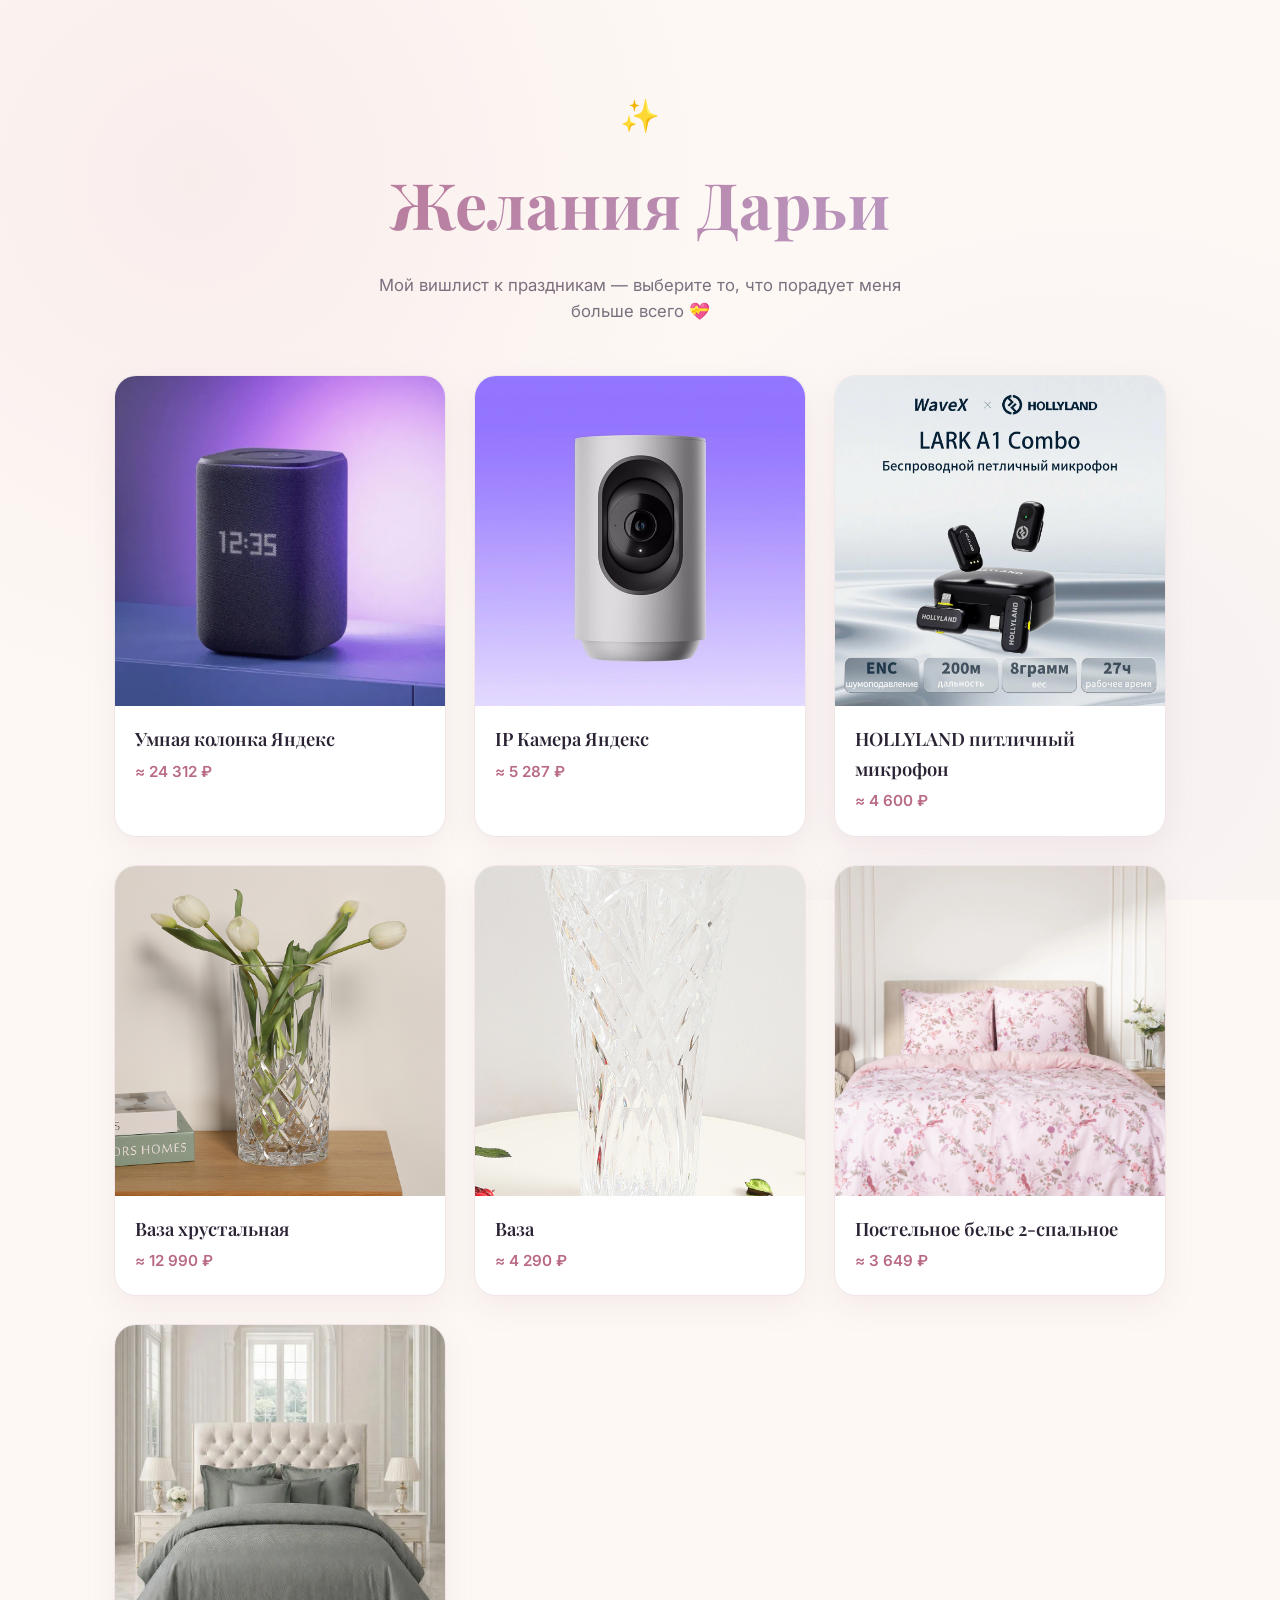
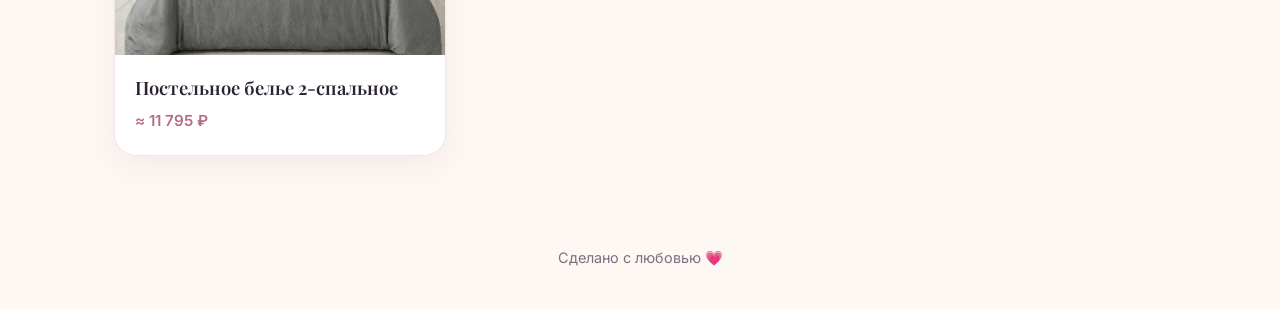
<file: index.html>
<!DOCTYPE html>
<html lang="ru">
<head>
  <meta charset="UTF-8">
  <meta name="viewport" content="width=device-width, initial-scale=1.0">
  <title>Желания Дарьи 🎁</title>
  <link rel="preconnect" href="https://fonts.googleapis.com">
  <link rel="preconnect" href="https://fonts.gstatic.com" crossorigin>
  <link href="https://fonts.googleapis.com/css2?family=Playfair+Display:wght@600;700&family=Inter:wght@400;500;600&display=swap" rel="stylesheet">
  <link rel="stylesheet" href="css/style.css">
</head>
<body>

  <header class="hero">
    <div class="hero-content">
      <span class="hero-emoji">✨</span>
      <h1>Желания Дарьи</h1>
      <p class="hero-subtitle">Мой вишлист к праздникам — выберите то, что порадует меня больше всего 💝</p>
    </div>
  </header>

  <main class="container">
    <div class="gifts-grid" id="giftsGrid">
      <!-- Карточки вставит JS -->
    </div>
  </main>

  <footer class="footer">
    <p>Сделано с любовью 💗</p>
  </footer>

  <script src="js/data.js"></script>
  <script src="js/main.js"></script>
</body>
</html>
</file>
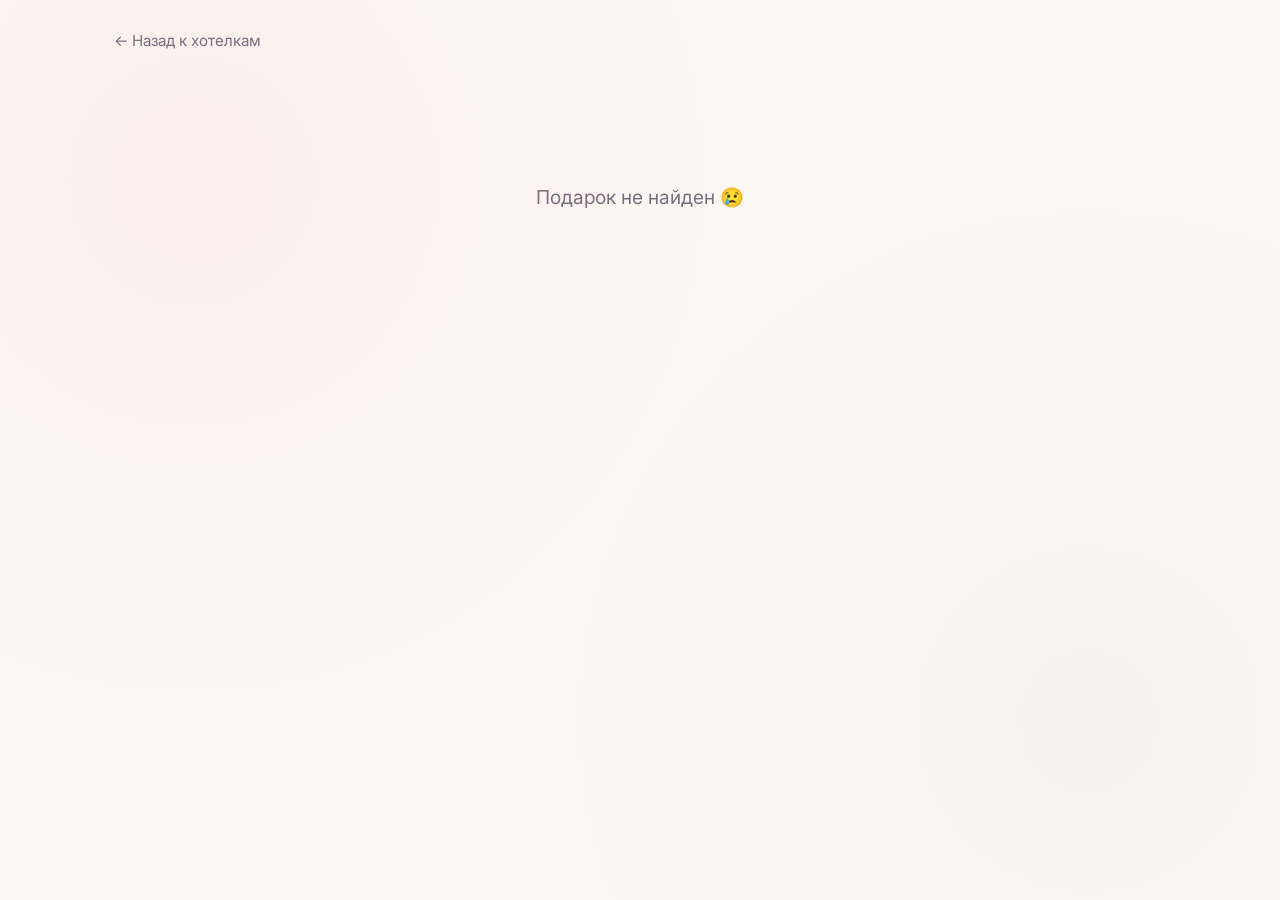
<file: product.html>
<!DOCTYPE html>
<html lang="ru">
<head>
  <meta charset="UTF-8">
  <meta name="viewport" content="width=device-width, initial-scale=1.0">
  <title>Подарок — Хотелки Дарьи</title>
  <link rel="preconnect" href="https://fonts.googleapis.com">
  <link rel="preconnect" href="https://fonts.gstatic.com" crossorigin>
  <link href="https://fonts.googleapis.com/css2?family=Playfair+Display:wght@600;700&family=Inter:wght@400;500;600&display=swap" rel="stylesheet">
  <link rel="stylesheet" href="css/style.css">
</head>
<body>

  <nav class="top-nav">
    <a href="index.html" class="back-link">← Назад к хотелкам</a>
  </nav>

  <main class="product-page container" id="productPage">
    <!-- Заполнится через JS -->
  </main>

  <script src="js/data.js"></script>
  <script src="js/product.js"></script>
</body>
</html>
</file>
<file: css/style.css>
/* css/style.css */

/* ---------- Переменные и базовые стили ---------- */
:root {
  --bg: #fdf8f4;
  --bg-card: #ffffff;
  --text-main: #2b2233;
  --text-soft: #7c6f7f;
  --accent: #d68fa6;         /* розово-пудровый */
  --accent-dark: #b96b85;
  --accent-soft: #f5e3ea;
  --lavender: #b9a7d6;
  --border: #f0e6e8;
  --shadow: 0 10px 30px rgba(180, 140, 160, 0.12);
  --shadow-hover: 0 18px 40px rgba(180, 140, 160, 0.22);
  --radius: 22px;
  --radius-sm: 14px;
}

* { box-sizing: border-box; margin: 0; padding: 0; }

body {
  font-family: 'Inter', sans-serif;
  background: var(--bg);
  color: var(--text-main);
  line-height: 1.6;
  min-height: 100vh;
  background-image:
    radial-gradient(circle at 15% 20%, rgba(214, 143, 166, 0.10), transparent 40%),
    radial-gradient(circle at 85% 80%, rgba(185, 167, 214, 0.10), transparent 40%);
  background-attachment: fixed;
}

img { display: block; max-width: 100%; }

a { text-decoration: none; color: inherit; }

.container {
  max-width: 1100px;
  margin: 0 auto;
  padding: 0 24px;
}

/* ---------- Hero (главный экран) ---------- */
.hero {
  text-align: center;
  padding: 90px 24px 50px;
}

.hero-emoji {
  font-size: 2rem;
  display: inline-block;
  animation: float 3s ease-in-out infinite;
}

@keyframes float {
  0%, 100% { transform: translateY(0); }
  50% { transform: translateY(-8px); }
}

.hero h1 {
  font-family: 'Playfair Display', serif;
  font-size: clamp(2.4rem, 6vw, 4rem);
  font-weight: 700;
  background: linear-gradient(135deg, var(--accent-dark), var(--lavender));
  -webkit-background-clip: text;
  background-clip: text;
  -webkit-text-fill-color: transparent;
  margin: 12px 0 16px;
  letter-spacing: 0.5px;
}

.hero-subtitle {
  color: var(--text-soft);
  font-size: 1.05rem;
  max-width: 540px;
  margin: 0 auto;
}

/* ---------- Сетка карточек ---------- */
.gifts-grid {
  display: grid;
  grid-template-columns: repeat(auto-fill, minmax(260px, 1fr));
  gap: 28px;
  padding-bottom: 60px;
}

.gift-card {
  background: var(--bg-card);
  border-radius: var(--radius);
  overflow: hidden;
  box-shadow: var(--shadow);
  transition: transform 0.3s ease, box-shadow 0.3s ease;
  display: flex;
  flex-direction: column;
  border: 1px solid var(--border);
}

.gift-card:hover {
  transform: translateY(-6px);
  box-shadow: var(--shadow-hover);
}

.gift-image-wrap {
  position: relative;
  aspect-ratio: 1 / 1;
  overflow: hidden;
  background: var(--accent-soft);
}

.gift-image {
  width: 100%;
  height: 100%;
  object-fit: cover;
  transition: transform 0.5s ease;
}

.gift-card:hover .gift-image {
  transform: scale(1.06);
}

.badge-reserved {
  position: absolute;
  top: 14px;
  right: 14px;
  background: rgba(43, 34, 51, 0.85);
  color: #fff;
  font-size: 0.75rem;
  font-weight: 500;
  padding: 6px 12px;
  border-radius: 999px;
  backdrop-filter: blur(4px);
}

.gift-card.reserved .gift-image {
  filter: grayscale(0.3) brightness(0.95);
}

.gift-info {
  padding: 18px 20px 22px;
}

.gift-title {
  font-family: 'Playfair Display', serif;
  font-size: 1.15rem;
  font-weight: 600;
  margin-bottom: 6px;
}

.gift-price {
  color: var(--accent-dark);
  font-weight: 600;
  font-size: 0.95rem;
}

/* ---------- Страница товара ---------- */
.top-nav {
  padding: 28px 24px;
  max-width: 1100px;
  margin: 0 auto;
}

.back-link {
  color: var(--text-soft);
  font-size: 0.95rem;
  transition: color 0.2s;
}

.back-link:hover { color: var(--accent-dark); }

.product-page {
  padding-bottom: 80px;
}

.product-card {
  display: grid;
  grid-template-columns: 1fr 1fr;
  gap: 48px;
  background: var(--bg-card);
  border-radius: var(--radius);
  box-shadow: var(--shadow);
  overflow: hidden;
  border: 1px solid var(--border);
}

.product-image-wrap {
  background: var(--accent-soft);
  aspect-ratio: 1 / 1;
  overflow: hidden;
}

.product-image {
  width: 100%;
  height: 100%;
  object-fit: cover;
}

.product-details {
  padding: 44px 44px 44px 8px;
  display: flex;
  flex-direction: column;
}

.product-title {
  font-family: 'Playfair Display', serif;
  font-size: clamp(1.6rem, 3vw, 2.2rem);
  margin-bottom: 10px;
}

.product-price {
  color: var(--accent-dark);
  font-weight: 600;
  font-size: 1.2rem;
  margin-bottom: 22px;
}

.product-description {
  color: var(--text-soft);
  font-size: 1.02rem;
  margin-bottom: 28px;
}

.btn-link {
  display: inline-block;
  color: var(--accent-dark);
  font-weight: 500;
  border-bottom: 1.5px dashed var(--accent);
  padding-bottom: 2px;
  margin-bottom: 36px;
  transition: color 0.2s, border-color 0.2s;
  align-self: flex-start;
}

.btn-link:hover {
  color: var(--text-main);
  border-color: var(--text-main);
}

.action-area { margin-top: auto; }

.btn {
  width: 100%;
  padding: 18px 28px;
  border: none;
  border-radius: var(--radius-sm);
  font-family: 'Inter', sans-serif;
  font-size: 1.02rem;
  font-weight: 600;
  cursor: pointer;
  transition: transform 0.2s, box-shadow 0.3s, background 0.3s;
}

.btn-reserve {
  background: linear-gradient(135deg, var(--accent), var(--accent-dark));
  color: #fff;
  box-shadow: 0 10px 24px rgba(185, 107, 133, 0.35);
}

.btn-reserve:hover {
  transform: translateY(-2px);
  box-shadow: 0 14px 30px rgba(185, 107, 133, 0.45);
}

.btn-cancel {
  background: transparent;
  color: var(--accent-dark);
  border: 2px solid var(--accent);
}

.btn-cancel:hover {
  background: var(--accent-soft);
}

.hint {
  color: var(--text-soft);
  font-size: 0.85rem;
  margin-top: 16px;
  text-align: center;
}

.not-found {
  text-align: center;
  padding: 100px 20px;
  font-size: 1.2rem;
  color: var(--text-soft);
}

/* ---------- Футер ---------- */
.footer {
  text-align: center;
  padding: 30px 24px 40px;
  color: var(--text-soft);
  font-size: 0.9rem;
}

/* ---------- Адаптив ---------- */
@media (max-width: 820px) {
  .product-card { grid-template-columns: 1fr; gap: 0; }
  .product-details { padding: 32px 24px 36px; }
  .gifts-grid { grid-template-columns: repeat(auto-fill, minmax(220px, 1fr)); gap: 20px; }
}

@media (max-width: 480px) {
  .hero { padding: 60px 20px 30px; }
  .gifts-grid { grid-template-columns: 1fr 1fr; gap: 14px; }
  .gift-info { padding: 12px 14px 16px; }
  .gift-title { font-size: 0.98rem; }
  .gift-price { font-size: 0.85rem; }
}
.gift-card.reserved {
  filter: grayscale(1);
  opacity: 0.65;
}
</file>
